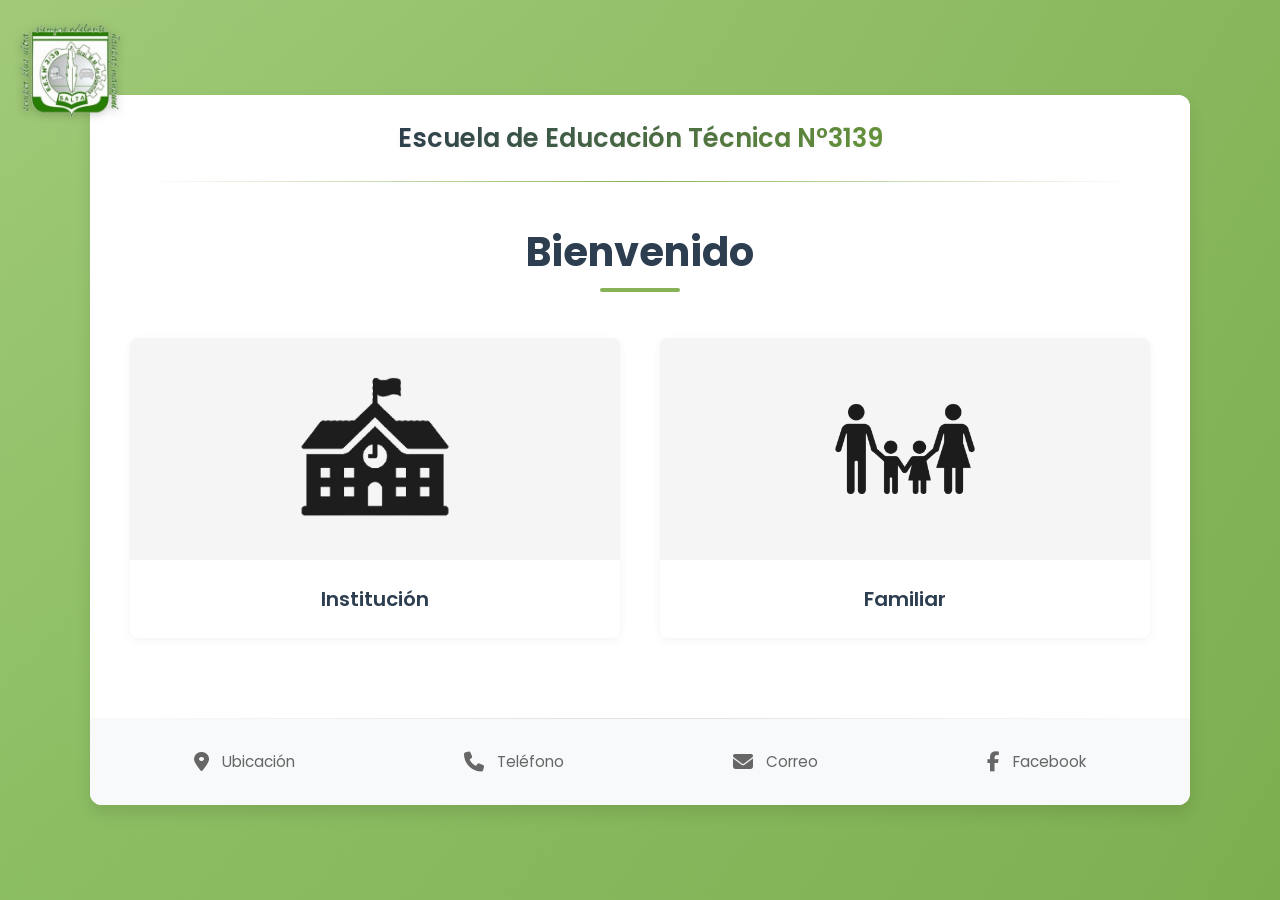
<file: index.html>
<!DOCTYPE html>
<html lang="es">
<head>
  <meta charset="UTF-8">
  <meta name="viewport" content="width=device-width, initial-scale=1.0">
  <title>Tecnica 3</title>
  <link rel="icon" type="image/x-icon" href="static/img/logotec.ico">
  <link rel="stylesheet" href="static/css/style.css">
  <link rel="stylesheet" href="https://cdnjs.cloudflare.com/ajax/libs/font-awesome/6.4.0/css/all.min.css">
  <meta name="description" content="Escuela de Educación Técnica N°3139 - Portal de ingreso">
</head>
<body>
  <div class="body-corner-logo">
    <img src="static/img/logotec.webp" alt="Logo colegio">
  </div>
  <div class="container">
    
    <header class="header">
      <div class="header-content">
        <div class="logo-title">
          <h1 class="logo">Escuela de Educación Técnica N°3139</h1>
        </div>
      </div>
    </header>

    <main class="main-content">
      <h2 class="welcome-title">Bienvenido</h2>
      
      <div class="cards-container">
        
        <div class="card">
            <a href="templates/login_institucional.html">
              <div class="card-image">
                <img src="static/img/Coles.webp" alt="Institución">
              </div>
            
              <div class="card-footer">
                <h3 class="card-title">Institución</h3>
              </div>
            </a>
        </div>

        <div class="card">
            <a href="templates/login_familiar.html">
              <div class="card-image">
                <img src="static/img/familia.webp" alt="Familiar">
              </div>
            
              <div class="card-footer">
                <h3 class="card-title">Familiar</h3>
              </div>
            </a>
        </div>
      </div>
    </main>

    <footer class="footer">
      <div class="footer-icons">
        <div class="icon-item">
          <i class="fas fa-map-marker-alt"></i>
          <span>Ubicación</span>
        </div>
        <div class="icon-item">
          <i class="fas fa-phone"></i>
          <span>Teléfono</span>
        </div>
        <div class="icon-item">
          <i class="fas fa-envelope"></i>
          <span>Correo</span>
        </div>
        <div class="icon-item">
            <i class="fab fa-facebook-f"></i>
            <span>Facebook</span>
        </div>
      </div>
    </footer>
  </div>
</body>
</html>
</file>
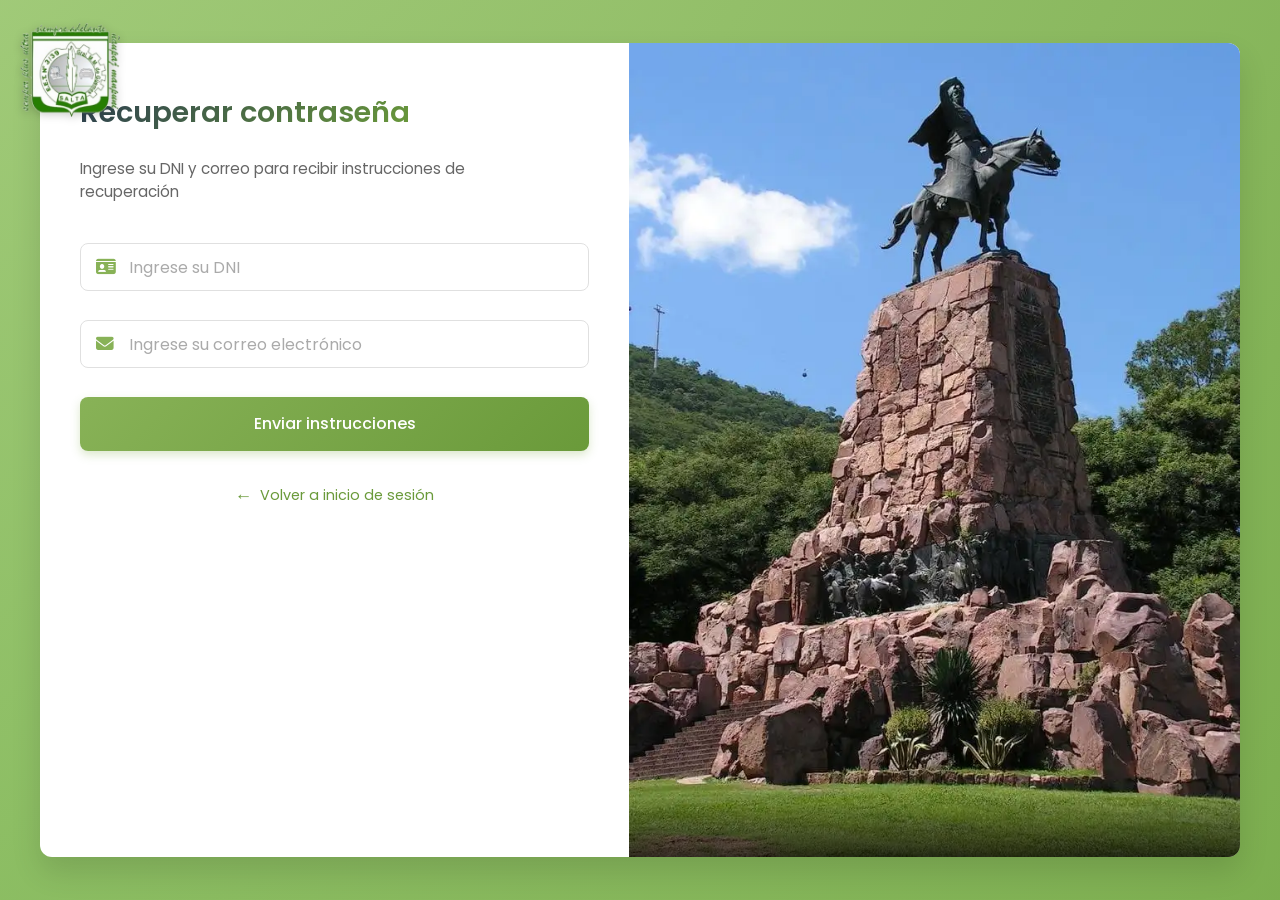
<file: templates/contraseña_olvidada.html>
<!DOCTYPE html>
<html lang="es">
<head>
  <meta charset="UTF-8">
  <meta name="viewport" content="width=device-width, initial-scale=1.0">
  <title>Recuperar Contraseña</title>
  <link rel="icon" type="image/x-icon" href="/static/img/logotec.ico">
  <link rel="stylesheet" href="/static/css/login.css">
  <link rel="stylesheet" href="https://cdnjs.cloudflare.com/ajax/libs/font-awesome/6.4.0/css/all.min.css">
  <meta name="description" content="Recuperación de contraseña - Escuela de Educación Técnica N°3139">
</head>
<body>
  <div class="body-corner-logo">
    <img src="/static/img/logotec.webp" alt="Logo colegio">
  </div>
  <div class="page-container">
    <div class="mobile-text-container">
    </div>

    <div class="login-panel">
      <div class="header-container">
        <div class="logo-container">
          <div class="logo">
            <img src="/static/img/logotec.webp" alt="Logo colegio">
          </div>
          <h1 class="title">Recuperar contraseña</h1>
        </div>

        <p class="subtitle">
          Ingrese su DNI y correo para recibir instrucciones de recuperación
        </p>
      </div>

      <div class="form-container">
        <form>
          <div class="form-group">
            <span class="input-icon">
              <i class="fa-solid fa-id-card" style="color: #88B257;"></i>
            </span>
            <input type="text" id="dni" class="form-input with-icon" placeholder="Ingrese su DNI" required>
          </div>

          <div class="form-group">
            <span class="input-icon">
              <i class="fa-solid fa-envelope" style="color: #88B257;"></i>
            </span>
            <input type="email" id="email" class="form-input with-icon" placeholder="Ingrese su correo electrónico" required>
          </div>

          <button type="button" class="btn btn-primary">Enviar instrucciones</button>

          <div class="forgot-password back-to-login">
            <a href="/index.html">Volver a inicio de sesión</a>
          </div>
        </form>
      </div>
    </div>

    <div class="image-panel">
      <div class="image-container">
        <img 
          src="/static/img/Güemes.webp"
          alt="Monumento histórico" 
          class="full-image">
        
        <div class="text-container">
        </div>
      </div>
    </div>
  </div>

  <script src="/static/js/validation.js"></script>
</body>
</html>
</file>
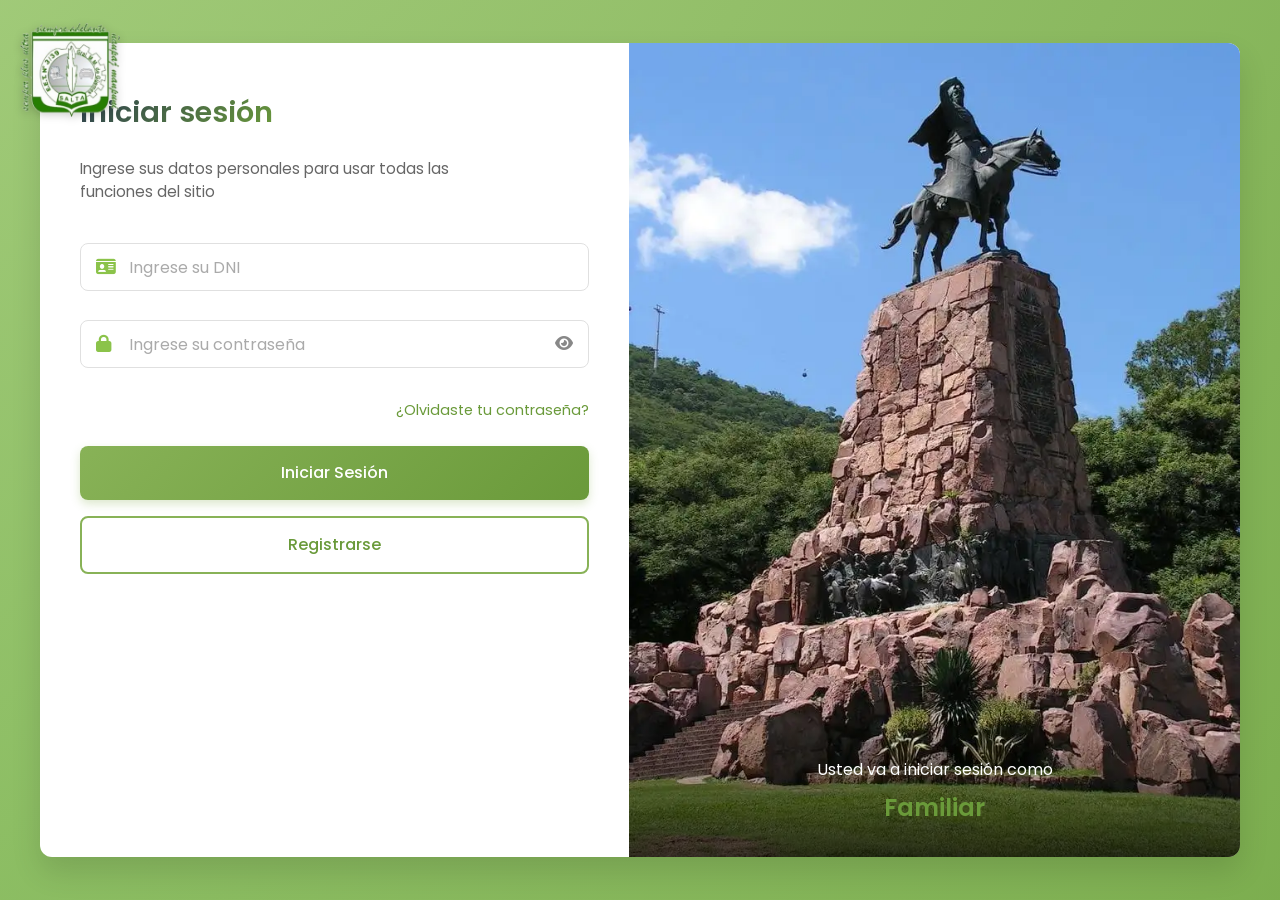
<file: templates/login_familiar.html>
<!DOCTYPE html>
<html lang="es">
<head>
  <meta charset="UTF-8">
  <meta name="viewport" content="width=device-width, initial-scale=1.0">
  <title>Inicio de Sesión - Familiar</title>
  <link rel="icon" type="image/x-icon" href="../static/img/logotec.ico">
  <link rel="stylesheet" href="../static/css/login.css">
  <link rel="stylesheet" href="https://cdnjs.cloudflare.com/ajax/libs/font-awesome/6.4.0/css/all.min.css">
  <meta name="description" content="Inicio de sesión para familiares - Escuela de Educación Técnica N°3139">
</head>
<body>
  <div class="body-corner-logo">
    <img src="../static/img/logotec.webp" alt="Logo colegio">
  </div>
  <div class="page-container">
    <div class="mobile-text-container">
      <p class="login-info">Usted va a iniciar sesión como</p>
      <h2 class="login-role">Familiar</h2>
    </div>

    <div class="login-panel">
      <div class="header-container">
        <div class="logo-container">
          <div class="logo">
            <img src="../static/img/logotec.webp" alt="Logo colegio">
          </div>
          <h1 class="title">Iniciar sesión</h1>
        </div>

        <p class="subtitle">
          Ingrese sus datos personales para usar todas las funciones del sitio
        </p>
      </div>

      <div class="form-container">
        <form>
          <div class="form-group">
            <span class="input-icon">
              <i class="fa-solid fa-id-card" style="color: #8bc34a;"></i>
            </span>
            <input type="text" id="dni" class="form-input with-icon" placeholder="Ingrese su DNI">
          </div>

          <div class="form-group password-container">
            <span class="input-icon">
              <i class="fa-solid fa-lock" style="color: #8bc34a;"></i>
            </span>
            <input type="password" id="password" class="form-input with-icon" placeholder="Ingrese su contraseña">
            <button type="button" id="togglePassword" class="toggle-password">
              <i class="fa-solid fa-eye"></i>
            </button>
          </div>

          <div class="forgot-password">
            <a href="/templates/contraseña_olvidada.html">¿Olvidaste tu contraseña?</a>
          </div>

          <button type="button" class="btn btn-primary">Iniciar Sesión</button>

          <a href="/templates/registro_familiar.html"><button type="button" class="btn btn-secondary">Registrarse</button></a>
        </form>
      </div>
    </div>

    <div class="image-panel">
      <div class="image-container">
        <img 
          src="/static/img/Güemes.webp"
          alt="Monumento histórico" 
          class="full-image">
        
        <div class="text-container">
          <p class="login-info">Usted va a iniciar sesión como</p>
          <h2 class="login-role">Familiar</h2>
        </div>
      </div>
    </div>
  </div>

  <script src="/static/js/forms.js"></script>
</body>
</html>
</file>
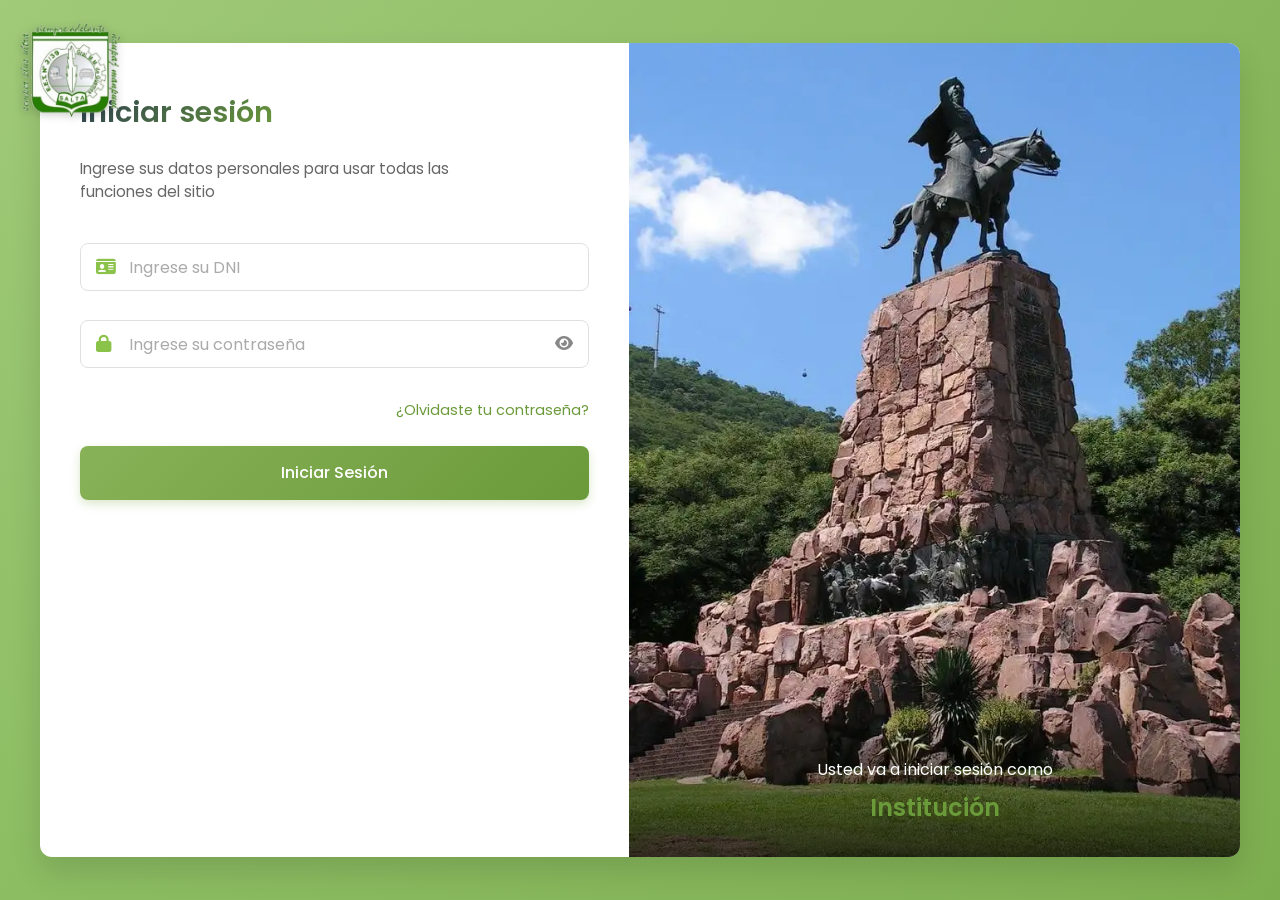
<file: templates/login_institucional.html>
<!DOCTYPE html>
<html lang="es">
<head>
  <meta charset="UTF-8">
  <meta name="viewport" content="width=device-width, initial-scale=1.0">
  <title>Inicio de Sesión - Institución</title>
  <link rel="icon" type="image/x-icon" href="../static/img/logotec.ico">
  <link rel="stylesheet" href="../static/css/login.css">
  <link rel="stylesheet" href="https://cdnjs.cloudflare.com/ajax/libs/font-awesome/6.4.0/css/all.min.css">
  <meta name="description" content="Inicio de sesión para instituciones - Escuela de Educación Técnica N°3139">
</head>
<body>
  <div class="body-corner-logo">
    <img src="../static/img/logotec.webp" alt="Logo colegio">
  </div>
  <div class="page-container">
    <div class="mobile-text-container">
      <p class="login-info">Usted va a iniciar sesión como</p>
      <h2 class="login-role">Institución</h2>
    </div>

    <div class="login-panel">
      <div class="header-container">
        <div class="logo-container">
          <div class="logo">
            <img src="../static/img/logotec.webp" alt="Logo colegio">
          </div>
          <h1 class="title">Iniciar sesión</h1>
        </div>

        <p class="subtitle">
          Ingrese sus datos personales para usar todas las funciones del sitio
        </p>
      </div>

      <div class="form-container">
        <form method="POST" action="/login_institucional">
          <div class="form-group">
            <span class="input-icon">
              <i class="fa-solid fa-id-card" style="color: #8bc34a;"></i>
            </span>
            <input type="text" id="dni" name="dni" class="form-input with-icon" placeholder="Ingrese su DNI" required>
          </div>
        
          <div class="form-group password-container">
            <span class="input-icon">
              <i class="fa-solid fa-lock" style="color: #8bc34a;"></i>
            </span>
            <input type="password" id="password" name="password" class="form-input with-icon" placeholder="Ingrese su contraseña" required>
            <button type="button" id="togglePassword" class="toggle-password">
              <i class="fa-solid fa-eye"></i>
            </button>
          </div>
        
          <div class="forgot-password">
            <a href="/templates/contraseña_olvidada.html">¿Olvidaste tu contraseña?</a>
          </div>
        
          <button type="submit" class="btn btn-primary">Iniciar Sesión</button>
        
        </form>
      </div>
    </div>

    <div class="image-panel">
      <div class="image-container">
        <img 
          src="/static/img/Güemes.webp"
          alt="Monumento histórico" 
          class="full-image">
        
        <div class="text-container">
          <p class="login-info">Usted va a iniciar sesión como</p>
          <h2 class="login-role">Institución</h2>
        </div>
      </div>
    </div>
  </div>

  <script src="/static/js/forms.js"></script>
</body>
</html>
</file>
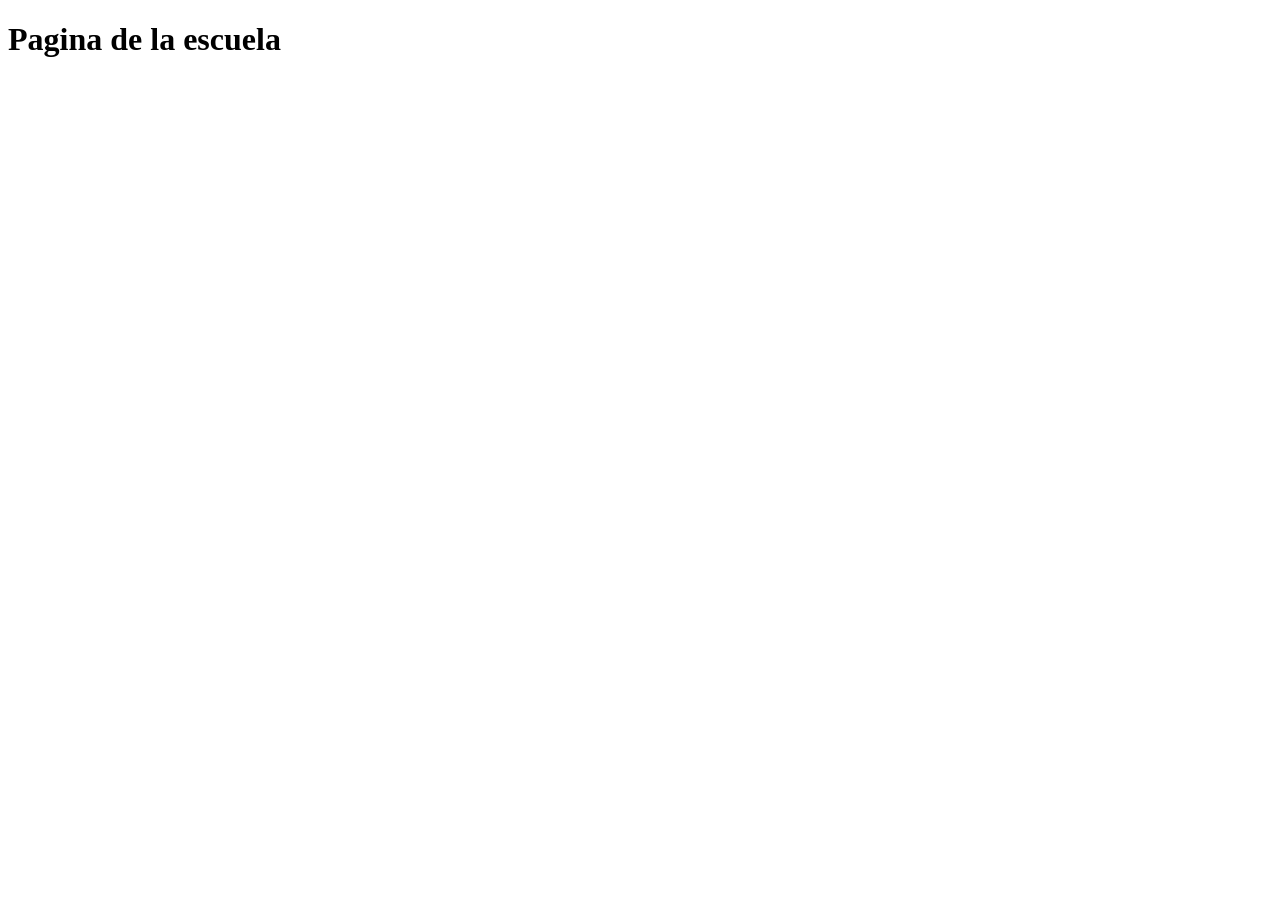
<file: templates/pagina_escolar.html>
<!DOCTYPE html>
<html lang="en">
<head>
    <meta charset="UTF-8">
    <meta name="viewport" content="width=device-width, initial-scale=1.0">
    <title>Document</title>
</head>
<body>
    <h1>Pagina de la escuela</h1>
</body>
</html>
</file>
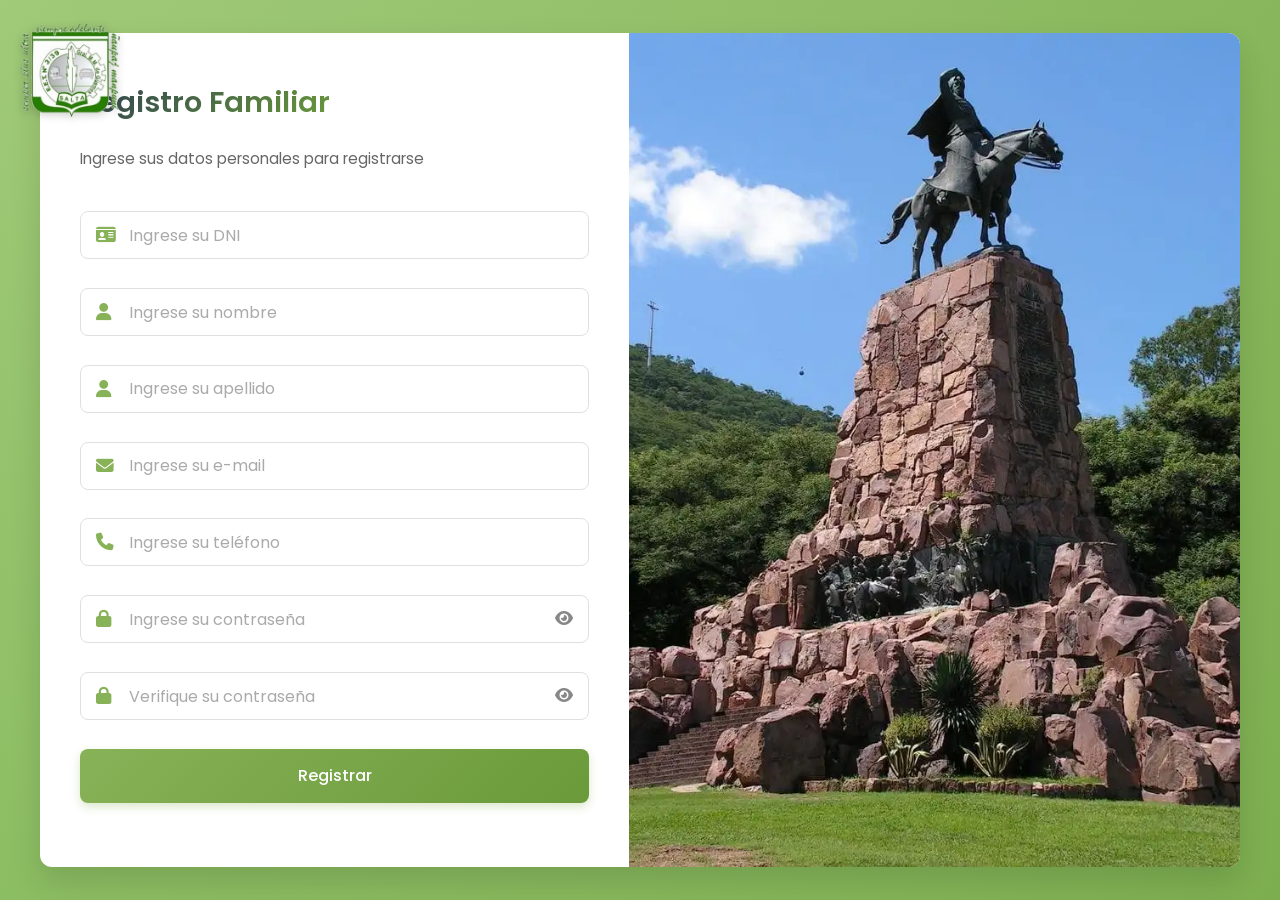
<file: templates/registro_familiar.html>
<!DOCTYPE html>
<html lang="es">
<head>
  <meta charset="UTF-8">
  <meta name="viewport" content="width=device-width, initial-scale=1.0">
  <title>Registro del Familiar</title>
  <link rel="icon" type="image/x-icon" href="../static/img/logotec.ico">
  <link rel="stylesheet" href="../static/css/login.css">
  <link rel="stylesheet" href="https://cdnjs.cloudflare.com/ajax/libs/font-awesome/6.4.0/css/all.min.css">
  <meta name="description" content="Registro de familiares - Escuela de Educación Técnica N°3139">
</head>
<body>
  <div class="body-corner-logo">
    <img src="../static/img/logotec.webp" alt="Logo colegio">
  </div>
  <div class="page-container">
    <div class="login-panel">
      <div class="header-container">
        <div class="logo-container">
          <div class="logo">
            <img src="../static/img/logotec.webp" alt="Logo colegio">
          </div>
          <h1 class="title">Registro Familiar</h1>
        </div>
        <p class="subtitle">Ingrese sus datos personales para registrarse</p>
      </div>

      <div class="form-container">
        <form>
          <div class="form-group">
            <span class="input-icon">
              <i class="fa-solid fa-id-card" style="color: #88B257;"></i>
            </span>
            <input type="text" name="dni" class="form-input with-icon" placeholder="Ingrese su DNI" required>
          </div>

          <div class="form-group">
            <span class="input-icon">
              <i class="fa-solid fa-user" style="color: #88B257;"></i>
            </span>
            <input type="text" name="nombre" class="form-input with-icon" placeholder="Ingrese su nombre" required>
          </div>

          <div class="form-group">
            <span class="input-icon">
              <i class="fa-solid fa-user" style="color: #88B257;"></i>
            </span>
            <input type="text" name="apellido" class="form-input with-icon" placeholder="Ingrese su apellido" required>
          </div>

          <div class="form-group">
            <span class="input-icon">
              <i class="fa-solid fa-envelope" style="color: #88B257;"></i>
            </span>
            <input type="email" name="email" class="form-input with-icon" placeholder="Ingrese su e-mail" required>
          </div>

          <div class="form-group">
            <span class="input-icon">
              <i class="fa-solid fa-phone" style="color: #88B257;"></i>
            </span>
            <input type="tel" name="telefono" class="form-input with-icon" placeholder="Ingrese su teléfono" required>
          </div>

          <div class="form-group password-container">
            <span class="input-icon">
              <i class="fa-solid fa-lock" style="color: #88B257;"></i>
            </span>
            <input type="password" name="password" class="form-input with-icon" placeholder="Ingrese su contraseña" required>
            <button type="button" class="toggle-password">
              <i class="fa-solid fa-eye"></i>
            </button>
          </div>

          <div class="form-group password-container">
            <span class="input-icon">
              <i class="fa-solid fa-lock" style="color: #88B257;"></i>
            </span>
            <input type="password" name="verify_password" class="form-input with-icon" placeholder="Verifique su contraseña" required>
            <button type="button" class="toggle-password">
              <i class="fa-solid fa-eye"></i>
            </button>
          </div>

          <button type="submit" class="btn btn-primary">Registrar</button>
        </form>
      </div>
    </div>

    <div class="image-panel">
      <div class="image-container">
        <img src="/static/img/Güemes.webp" alt="Monumento histórico" class="full-image">
      </div>
    </div>
  </div>

  <script src="/static/js/forms.js"></script>
</body>
</html>
</file>
<file: static/css/style.css>
/* Estilos modernos para la página principal */
@import url('https://fonts.googleapis.com/css2?family=Poppins:wght@300;400;500;600;700&display=swap');

:root {
  --primary-color: #88B257;
  --primary-dark: #6a9a3a;
  --primary-light: #a6c87c;
  --secondary-color: #2c3e50;
  --text-color: #333;
  --text-light: #666;
  --background-color: #f8f9fa;
  --card-bg: #ffffff;
  --shadow-sm: 0 2px 10px rgba(0, 0, 0, 0.05);
  --shadow-md: 0 8px 16px rgba(0, 0, 0, 0.1);
  --shadow-lg: 0 15px 30px rgba(0, 0, 0, 0.12);
  --transition: all 0.3s ease;
  --radius: 12px;
  --radius-sm: 8px;
}

* {
  margin: 0;
  padding: 0;
  box-sizing: border-box;
}

body {
  font-family: 'Poppins', sans-serif;
  background: linear-gradient(120deg, rgba(140, 190, 90, 0.8) 0%, rgba(110, 165, 60, 0.9) 50%, rgba(90, 145, 40, 0.95) 100%), 
              radial-gradient(circle at bottom left, rgba(76, 175, 80, 0.4) 0%, rgba(56, 142, 60, 0) 70%);
  background-size: 200% 200%, 100% 100%;
  background-attachment: fixed;
  min-height: 100vh;
  display: flex;
  justify-content: center;
  align-items: center;
  padding: 2rem;
  color: var(--text-color);
  animation: gradientShift 15s ease infinite;
}

@keyframes gradientShift {
  0% { background-position: 0% 50%, 0% 0%; }
  50% { background-position: 100% 50%, 0% 0%; }
  100% { background-position: 0% 50%, 0% 0%; }
}

/* Logo en esquina superior izquierda del body */
.body-corner-logo {
  position: fixed;
  top: 20px;
  left: 20px;
  width: 100px;
  height: 100px;
  z-index: 1000;
  display: none;
}

@media (min-width: 768px) {
  .body-corner-logo {
    display: block;
  }
}

.body-corner-logo img {
  width: 100%;
  height: 100%;
  object-fit: contain;
  filter: drop-shadow(0px 2px 4px rgba(0, 0, 0, 0.2));
}

.container {
  max-width: 1100px;
  width: 100%;
  background-color: var(--card-bg);
  border-radius: var(--radius);
  box-shadow: var(--shadow-md);
  overflow: hidden;
  display: flex;
  flex-direction: column;
  min-height: auto;
  position: relative;
}

.header {
  position: relative;
  padding: 1.5rem;
  background-color: var(--card-bg);
}

.header:after {
  content: '';
  position: absolute;
  bottom: 0;
  left: 5%;
  width: 90%;
  height: 1px;
  background: linear-gradient(90deg, transparent, var(--primary-color), transparent);
}

.header-content {
  display: flex;
  justify-content: center;
  align-items: center;
}

.logo-title {
  display: flex;
  align-items: center;
  gap: 1.5rem;
}

.school-logo {
  width: 55px;
  height: 55px;
  object-fit: contain;
  filter: drop-shadow(0 2px 4px rgba(0, 0, 0, 0.1));
  transition: var(--transition);
}

.logo {
  font-size: 1.6rem;
  font-weight: 600;
  background: linear-gradient(135deg, var(--secondary-color), var(--primary-dark));
  -webkit-background-clip: text;
  background-clip: text;
  -webkit-text-fill-color: transparent;
  text-shadow: 0 2px 5px rgba(0, 0, 0, 0.05);
}

.main-content {
  flex: 1;
  padding: 2.5rem;
}

.welcome-title {
  font-size: 2.5rem;
  font-weight: 700;
  text-align: center;
  margin-bottom: 3.5rem;
  position: relative;
  color: var(--secondary-color);
}

.welcome-title:after {
  content: '';
  position: absolute;
  bottom: -10px;
  left: 50%;
  width: 80px;
  height: 4px;
  background: var(--primary-color);
  border-radius: 10px;
  transform: translateX(-50%);
}

.cards-container {
  display: grid;
  grid-template-columns: repeat(2, 1fr);
  gap: 2.5rem;
  margin-bottom: 2.5rem;
  height: 300px;
}

.card {
  border: none;
  border-radius: var(--radius-sm);
  overflow: hidden;
  box-shadow: var(--shadow-sm);
  transition: var(--transition);
  cursor: pointer;
  position: relative;
  background: var(--card-bg);
  display: flex;
  flex-direction: column;
  height: 100%;
}

.card a {
  text-decoration: none;
  color: inherit;
  display: flex;
  flex-direction: column;
  height: 100%;
}

.card:hover {
  transform: translateY(-10px);
  box-shadow: var(--shadow-lg);
}

.card:before {
  content: '';
  position: absolute;
  top: 0;
  left: 0;
  width: 100%;
  height: 100%;
  background: linear-gradient(0deg, rgba(0,0,0,0.03) 0%, rgba(0,0,0,0) 100%);
  opacity: 0;
  transition: var(--transition);
  z-index: 1;
}

.card:hover:before {
  opacity: 1;
}

.card:after {
  content: '';
  position: absolute;
  bottom: 0;
  left: 0;
  width: 100%;
  height: 4px;
  background: linear-gradient(90deg, var(--primary-light), var(--primary-dark));
  transform: scaleX(0);
  transform-origin: left;
  transition: var(--transition);
}

.card:hover:after {
  transform: scaleX(1);
}

.card-image {
  flex: 1;
  background-color: #f5f5f5;
  display: flex;
  align-items: center;
  justify-content: center;
  transition: var(--transition);
  overflow: hidden;
  position: relative;
  padding: 35px;
  min-height: 220px;
}

.card-image:before {
  content: '';
  position: absolute;
  top: 0;
  left: 0;
  width: 100%;
  height: 100%;
  background: linear-gradient(180deg, rgba(0,0,0,0) 70%, rgba(0,0,0,0.1) 100%);
  z-index: 1;
  opacity: 0;
  transition: var(--transition);
}

.card:hover .card-image:before {
  opacity: 1;
}

.card-image img {
  max-width: 100%;
  max-height: 100%;
  width: auto;
  height: auto;
  object-fit: contain;
  transition: transform 0.6s ease;
  display: block;
  margin: 0 auto;
}

.card:hover .card-image img {
  transform: scale(1.08);
}

.card-footer {
  padding: 1.5rem;
  text-align: center;
  transition: var(--transition);
  position: relative;
  z-index: 2;
}

.card-title {
  font-size: 1.25rem;
  font-weight: 600;
  transition: var(--transition);
  color: var(--secondary-color);
}

.card:hover .card-title {
  color: var(--primary-dark);
}

.footer {
  background-color: #f8f9fa;
  padding: 1.5rem 2rem;
  position: relative;
}

.footer:before {
  content: '';
  position: absolute;
  top: 0;
  left: 5%;
  width: 90%;
  height: 1px;
  background: linear-gradient(90deg, transparent, rgba(0,0,0,0.1), transparent);
}

.footer-icons {
  display: flex;
  flex-wrap: wrap;
  justify-content: space-around;
  gap: 1.5rem;
}

.icon-item {
  display: flex;
  align-items: center;
  gap: 0.8rem;
  color: var(--text-light);
  font-size: 0.95rem;
  transition: var(--transition);
  cursor: pointer;
  padding: 0.5rem 1rem;
  border-radius: 50px;
}

.icon-item:hover {
  color: var(--primary-dark);
  background-color: rgba(166, 200, 124, 0.1);
  transform: translateY(-3px);
}

.icon-item i {
  font-size: 1.25rem;
  transition: var(--transition);
}

.icon-item:hover i {
  transform: scale(1.15);
}

/* Responsive adjustments */
@media (max-width: 768px) {
  body {
    padding: 1rem;
  }
  
  .main-content {
    padding: 1.5rem;
  }
  
  .welcome-title {
    font-size: 2rem;
    margin-bottom: 2.5rem;
  }
  
  .logo-title {
    gap: 0.8rem;
  }
  
  .school-logo {
    width: 45px;
    height: 45px;
  }
  
  .logo {
    font-size: 1.3rem;
  }
  
  .footer-icons {
    justify-content: center;
  }
}

@media (max-width: 480px) {
  .header-content {
    flex-direction: column;
    text-align: center;
  }
  
  .logo-title {
    flex-direction: column;
    gap: 0.5rem;
  }
  
  .welcome-title {
    font-size: 1.75rem;
  }
  
  .icon-item {
    padding: 0.3rem;
  }
}
</file>
<file: static/css/login.css>
/* Estilos modernos para las páginas de login */
@import url('https://fonts.googleapis.com/css2?family=Poppins:wght@300;400;500;600;700&display=swap');

:root {
  --primary-color: #88B257;
  --primary-dark: #6a9a3a;
  --primary-light: #a6c87c;
  --secondary-color: #2c3e50;
  --text-color: #333;
  --text-light: #666;
  --background-color: #f8f9fa;
  --card-bg: #ffffff;
  --shadow-sm: 0 2px 10px rgba(0, 0, 0, 0.05);
  --shadow-md: 0 8px 16px rgba(0, 0, 0, 0.1);
  --shadow-lg: 0 15px 30px rgba(0, 0, 0, 0.12);
  --transition: all 0.3s ease;
  --radius: 12px;
  --radius-sm: 8px;
}

* {
  margin: 0;
  padding: 0;
  box-sizing: border-box;
}

body {
  font-family: 'Poppins', sans-serif;
  background: linear-gradient(120deg, rgba(140, 190, 90, 0.8) 0%, rgba(110, 165, 60, 0.9) 50%, rgba(90, 145, 40, 0.95) 100%), 
              radial-gradient(circle at bottom left, rgba(76, 175, 80, 0.4) 0%, rgba(56, 142, 60, 0) 70%);
  background-size: 200% 200%, 100% 100%;
  background-attachment: fixed;
  min-height: 100vh;
  color: var(--text-color);
  display: flex;
  justify-content: center;
  align-items: center;
  position: relative;
  animation: gradientShift 15s ease infinite;
}

@keyframes gradientShift {
  0% { background-position: 0% 50%, 0% 0%; }
  50% { background-position: 100% 50%, 0% 0%; }
  100% { background-position: 0% 50%, 0% 0%; }
}

/* Logo en esquina superior izquierda del body */
.body-corner-logo {
  position: fixed;
  top: 20px;
  left: 20px;
  width: 100px;
  height: 100px;
  z-index: 1000;
  display: none;
}

@media (min-width: 768px) {
  .body-corner-logo {
    display: block;
  }
  
  /* Ocultar logo en panel de login en escritorio */
  .logo-container .logo {
    display: none;
  }
}

.body-corner-logo img {
  width: 100%;
  height: 100%;
  object-fit: contain;
  filter: drop-shadow(0px 2px 4px rgba(0, 0, 0, 0.2));
}

.page-container {
  display: flex;
  max-width: 1200px;
  width: 95%;
  min-height: 700px;
  height: auto;
  background-color: var(--card-bg);
  border-radius: var(--radius);
  box-shadow: var(--shadow-lg);
  overflow: hidden;
  position: relative;
}

.login-panel {
  flex: 1;
  display: flex;
  flex-direction: column;
  padding: 3rem 2.5rem;
  min-width: 500px;
  overflow-y: auto;
}

.image-panel {
  flex: 1.2;
  position: relative;
  display: none;
}

@media (min-width: 768px) {
  .image-panel {
    display: block;
  }
}

.image-container {
  height: 100%;
  width: 100%;
  position: relative;
  overflow: hidden;
}

.full-image {
  object-fit: cover;
  width: 100%;
  height: 100%;
  display: block;
}

.text-container {
  position: absolute;
  bottom: 0;
  left: 0;
  right: 0;
  background: linear-gradient(to top, rgba(0, 0, 0, 0.7), transparent);
  color: white;
  padding: 2rem;
  text-align: center;
}

.mobile-text-container {
  display: flex;
  flex-direction: column;
  align-items: center;
  padding: 1.5rem 0;
  display: none;
}

@media (max-width: 767px) {
  .mobile-text-container {
    display: flex;
  }
}

.login-info {
  font-size: 1rem;
  font-weight: 400;
  margin-bottom: 0.5rem;
}

.login-role {
  font-size: 1.5rem;
  font-weight: 600;
  color: var(--primary-dark);
}

.header-container {
  margin-bottom: 2.5rem;
}

.logo-container {
  display: flex;
  align-items: center;
  margin-bottom: 1.5rem;
  gap: 1rem;
}

.logo {
  width: 60px;
  height: 60px;
  border-radius: 12px;
  overflow: hidden;
  display: flex;
  align-items: center;
  justify-content: center;
  box-shadow: var(--shadow-sm);
}

.logo img {
  width: 100%;
  height: 100%;
  object-fit: contain;
}

.title {
  font-size: 1.8rem;
  font-weight: 600;
  background: linear-gradient(135deg, var(--secondary-color), var(--primary-dark));
  -webkit-background-clip: text;
  background-clip: text;
  -webkit-text-fill-color: transparent;
  margin: 0;
}

.subtitle {
  color: var(--text-light);
  font-size: 0.95rem;
  max-width: 85%;
  line-height: 1.5;
}

.form-container {
  flex: 1;
  display: flex;
  flex-direction: column;
}

.form-group {
  position: relative;
  margin-bottom: 1.8rem;
}

.form-input {
  width: 100%;
  padding: 1rem 1rem 1rem 3rem;
  border: 1px solid #e0e0e0;
  border-radius: var(--radius-sm);
  font-size: 1rem;
  transition: var(--transition);
  font-family: 'Poppins', sans-serif;
  color: var(--text-color);
  height: 3rem;
}

.form-input:focus {
  outline: none;
  border-color: var(--primary-color);
  box-shadow: 0 0 0 3px rgba(138, 178, 87, 0.15);
}

.form-input::placeholder {
  color: #aaa;
}

.input-icon {
  position: absolute;
  left: 1rem;
  top: 50%;
  transform: translateY(-50%);
  font-size: 1.1rem;
  color: var(--primary-color);
}

.password-container {
  position: relative;
}

.toggle-password {
  position: absolute;
  right: 1rem;
  top: 50%;
  transform: translateY(-50%);
  background: none;
  border: none;
  color: #888;
  cursor: pointer;
  font-size: 1rem;
  transition: var(--transition);
}

.toggle-password:hover {
  color: var(--primary-color);
}

.forgot-password {
  text-align: right;
  margin-bottom: 1.5rem;
}

.forgot-password a {
  color: var(--primary-dark);
  text-decoration: none;
  font-size: 0.9rem;
  transition: var(--transition);
}

.forgot-password a:hover,
.back-to-login a:hover {
  text-decoration: underline;
}

.back-to-login {
  text-align: center;
  margin-top: 1rem;
}

.back-to-login a {
  color: var(--primary-dark);
  text-decoration: none;
  font-size: 0.9rem;
  transition: var(--transition);
  display: inline-flex;
  align-items: center;
  gap: 0.5rem;
}

.back-to-login a:before {
  content: '←';
  font-size: 1.1rem;
}

.btn {
  font-family: 'Poppins', sans-serif;
  font-weight: 500;
  padding: 0.9rem 1.5rem;
  border-radius: var(--radius-sm);
  cursor: pointer;
  transition: var(--transition);
  border: none;
  font-size: 1rem;
  width: 100%;
  margin-bottom: 1rem;
}

.btn-primary {
  background: linear-gradient(135deg, var(--primary-color), var(--primary-dark));
  color: white;
  box-shadow: 0 4px 10px rgba(138, 178, 87, 0.3);
}

.btn-primary:hover {
  background: linear-gradient(135deg, var(--primary-dark), var(--primary-dark));
  transform: translateY(-2px);
  box-shadow: 0 6px 15px rgba(138, 178, 87, 0.4);
}

.btn-secondary {
  background-color: transparent;
  color: var(--primary-dark);
  border: 2px solid var(--primary-color);
}

.btn-secondary:hover {
  background-color: rgba(138, 178, 87, 0.1);
  transform: translateY(-2px);
}

@media (max-width: 767px) {
  .page-container {
    height: auto;
    flex-direction: column;
    width: 98%;
  }

  .login-panel {
    padding: 2rem 1.5rem;
    min-width: auto;
  }

  .form-input {
    padding: 0.8rem 1rem 0.8rem 2.8rem;
  }
}

@media (max-width: 500px) {
  .login-panel {
    padding: 1.5rem 1rem;
  }
  
  .form-container {
    padding-bottom: 1.5rem;
  }
}
</file>
